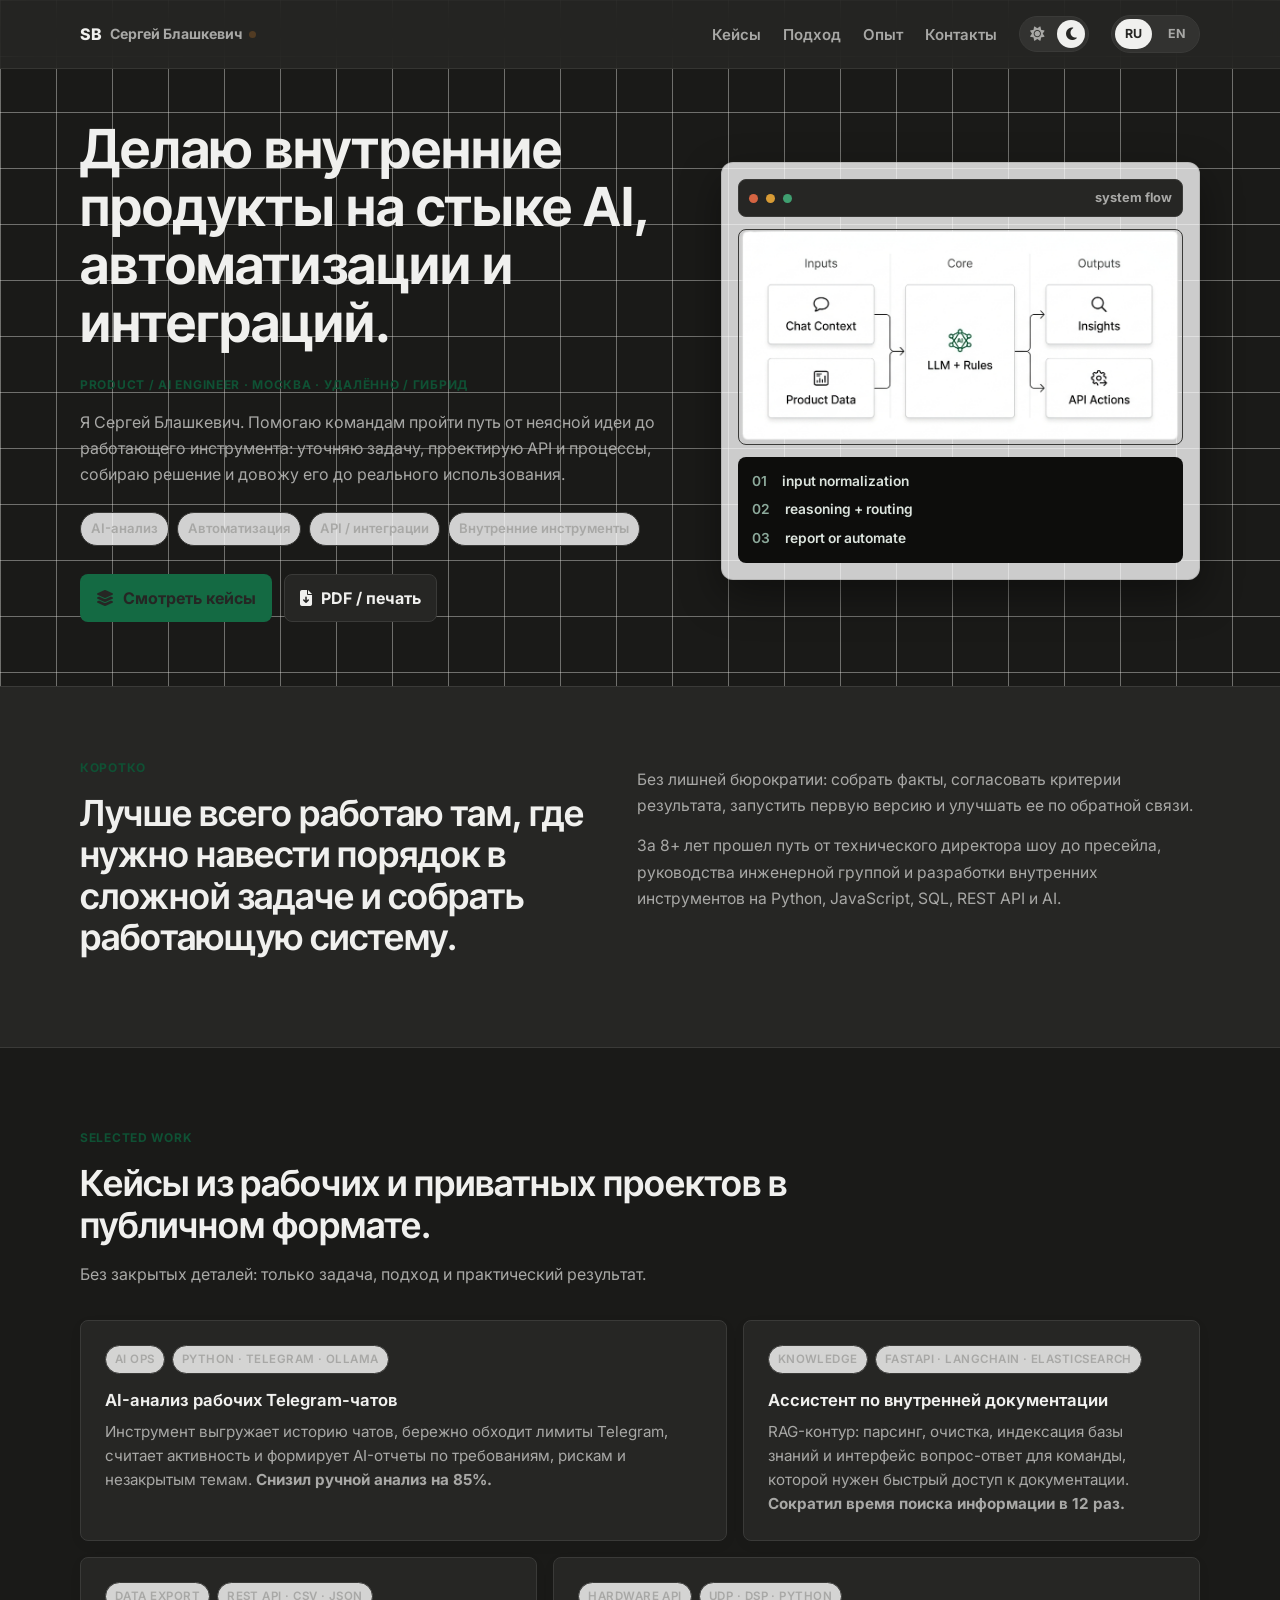
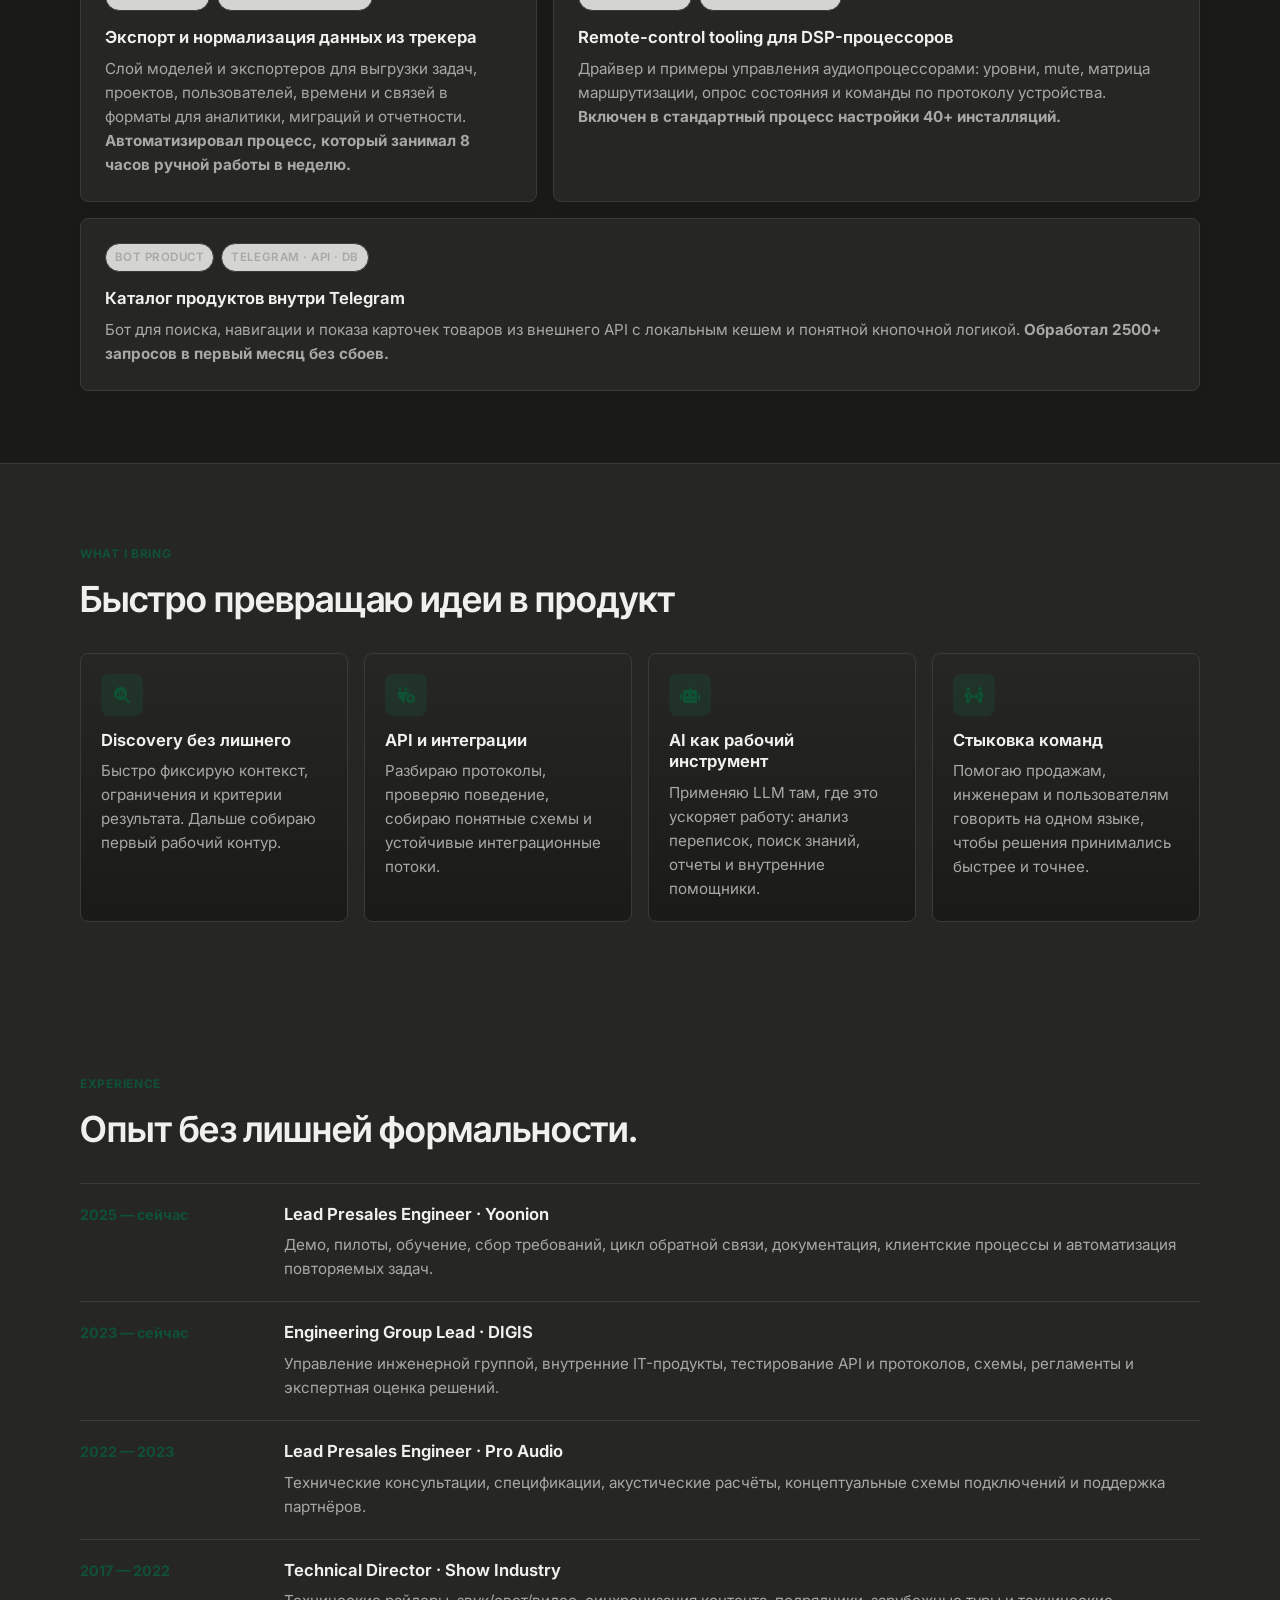
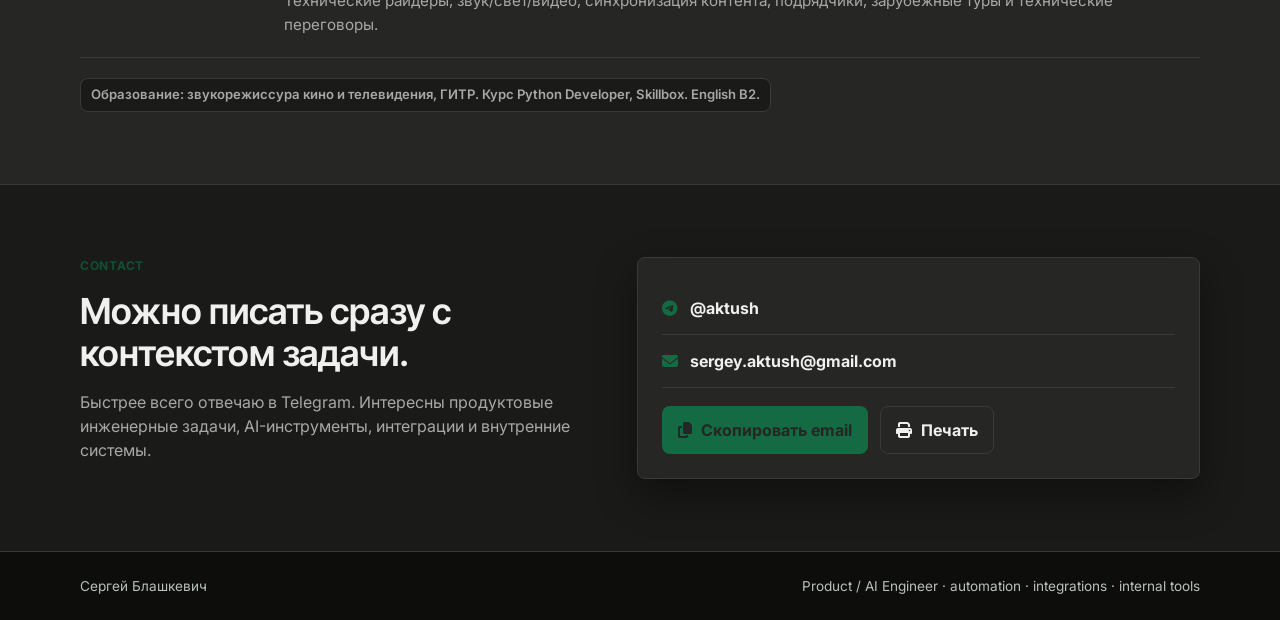
<file: index.html>
<!DOCTYPE html>
<html lang="ru">
<head>
    <meta charset="UTF-8">
    <meta name="viewport" content="width=device-width, initial-scale=1.0">
    <title>Сергей Блашкевич | Product / AI Engineer</title>
    <meta name="description" content="Product Engineer for AI, automation, integrations, and internal tools. Based in Moscow, available remote / hybrid.">
    <link rel="canonical" href="https://saktush.github.io/">

    <!-- Open Graph -->
    <meta property="og:type" content="profile">
    <meta property="og:url" content="https://saktush.github.io/">
    <meta property="og:title" content="Sergei Blashkevich | Product / AI Engineer">
    <meta property="og:description" content="Product Engineer for AI, automation, integrations, and internal tools. Based in Moscow, available remote / hybrid.">
    <meta property="og:image" content="https://saktush.github.io/og-image.png">
    <meta property="og:image:width" content="1200">
    <meta property="og:image:height" content="630">
    <meta property="og:locale" content="ru_RU">
    <meta property="og:locale:alternate" content="en_US">
    <meta property="og:site_name" content="Sergei Blashkevich">
    <meta property="profile:first_name" content="Sergei">
    <meta property="profile:last_name" content="Blashkevich">

    <!-- Twitter Card -->
    <meta name="twitter:card" content="summary_large_image">
    <meta name="twitter:title" content="Sergei Blashkevich | Product / AI Engineer">
    <meta name="twitter:description" content="Product Engineer for AI, automation, integrations, and internal tools.">
    <meta name="twitter:image" content="https://saktush.github.io/og-image.png">

    <!-- JSON-LD Person -->
    <script type="application/ld+json">
    {
      "@context": "https://schema.org",
      "@type": "Person",
      "name": "Sergei Blashkevich",
      "alternateName": "Сергей Блашкевич",
      "url": "https://saktush.github.io",
      "email": "sergey.aktush@gmail.com",
      "jobTitle": "Product / AI Engineer",
      "description": "Product Engineer for AI, automation, integrations, and internal tools.",
      "knowsLanguage": ["ru", "en"],
      "knowsAbout": ["AI", "Automation", "API integrations", "Internal tools", "Python", "LLM workflows"],
      "worksFor": [
        { "@type": "Organization", "name": "Yoonion" },
        { "@type": "Organization", "name": "DIGIS" }
      ],
      "sameAs": ["https://t.me/aktush"]
    }
    </script>

    <link rel="stylesheet" href="styles.css">
    <link rel="preconnect" href="https://fonts.googleapis.com">
    <link rel="preconnect" href="https://fonts.gstatic.com" crossorigin>
    <link href="https://fonts.googleapis.com/css2?family=Inter:wght@400;500;600;700;800&family=Inter+Tight:wght@600;700&display=swap" rel="stylesheet">
    <link rel="stylesheet" href="https://cdnjs.cloudflare.com/ajax/libs/font-awesome/6.4.0/css/all.min.css">
</head>
<body>
    <nav class="navbar">
        <div class="nav-container">
            <a href="#home" class="nav-logo" id="site-logo" aria-label="Home">
                <span class="logo-mark">SB</span>
                <span class="logo-name" data-i18n="nav.brand">Сергей Блашкевич</span>
                <span class="secret-dot" aria-hidden="true"></span>
            </a>
            <ul class="nav-menu">
                <li><a href="#work" class="nav-link" data-i18n="nav.work">Кейсы</a></li>
                <li><a href="#approach" class="nav-link" data-i18n="nav.approach">Подход</a></li>
                <li><a href="#experience" class="nav-link" data-i18n="nav.experience">Опыт</a></li>
                <li><a href="#contact" class="nav-link" data-i18n="nav.contact">Контакты</a></li>
                <li class="nav-theme">
                    <button class="theme-toggle" type="button" data-theme="light" aria-label="Light mode" title="Light mode"><i class="fas fa-sun"></i></button>
                    <button class="theme-toggle" type="button" data-theme="dark" aria-label="Dark mode" title="Dark mode"><i class="fas fa-moon"></i></button>
                </li>
                <li class="nav-lang">
                    <button class="lang-toggle" type="button" data-lang="ru" aria-label="Русский">RU</button>
                    <button class="lang-toggle" type="button" data-lang="en" aria-label="English">EN</button>
                </li>
            </ul>
            <button class="hamburger" type="button" aria-label="Menu" aria-expanded="false">
                <span class="bar"></span>
                <span class="bar"></span>
                <span class="bar"></span>
            </button>
        </div>
    </nav>

    <main>
        <section id="home" class="hero">
            <div class="hero-grid">
                <div class="hero-content">
                    <h1 data-i18n="hero.title">Делаю внутренние продукты на стыке AI, автоматизации и интеграций.</h1>
                    <p class="eyebrow" data-i18n="hero.eyebrow">Product / AI Engineer · Moscow · Remote / Hybrid</p>
                    <p class="hero-description" data-i18n="hero.summary">
                        Помогаю командам быстро пройти путь от неясной идеи до работающего инструмента: уточняю задачу, проектирую API и процессы, собираю решение и довожу его до реального использования.
                    </p>
                    <div class="hero-tags" aria-label="Core skills">
                        <span data-i18n="tag.ai">AI analysis</span>
                        <span data-i18n="tag.automation">Automation</span>
                        <span data-i18n="tag.integrations">API / Integrations</span>
                        <span data-i18n="tag.internal">Internal tools</span>
                    </div>
                    <div class="hero-actions">
                        <a href="#work" class="btn btn-primary"><i class="fas fa-layer-group"></i><span data-i18n="hero.cta_work">Смотреть кейсы</span></a>
                        <button type="button" class="btn btn-secondary" id="download-pdf"><i class="fas fa-file-arrow-down"></i><span data-i18n="hero.cta_pdf">PDF / печать</span></button>
                    </div>
                </div>

                <div class="system-visual" aria-label="Generated system visual">
                    <div class="visual-toolbar">
                        <span></span><span></span><span></span>
                        <strong>system flow</strong>
                    </div>
                    <div class="schema-frame">
                        <img src="private/schema.png?v=20260508-1" alt="System architecture schema" class="schema-image">
                    </div>
                    <div class="visual-console">
                        <p><span>01</span> input normalization</p>
                        <p><span>02</span> reasoning + routing</p>
                        <p><span>03</span> report or automate</p>
                    </div>
                </div>
            </div>
        </section>

        <section class="intro">
            <div class="container intro-grid">
                <div>
                    <p class="section-kicker" data-i18n="intro.kicker">Коротко</p>
                    <h2 data-i18n="intro.title">Лучше всего работаю там, где нужно навести порядок в сложной задаче и собрать работающую систему.</h2>
                </div>
                <div class="intro-copy">
                    <p data-i18n="intro.p1">Без лишней бюрократии: собрать факты, согласовать критерии результата, запустить первую версию и улучшать ее по обратной связи.</p>
                    <p data-i18n="intro.p2">За 8+ лет прошел путь от технического директора шоу до пресейла, руководства инженерной группой и разработки внутренних инструментов на Python, JavaScript, SQL, REST API и AI.</p>
                </div>
            </div>
        </section>

        <section id="work" class="work">
            <div class="container">
                <div class="section-head">
                    <p class="section-kicker" data-i18n="work.kicker">Selected Work</p>
                    <h2 data-i18n="work.title">Кейсы из рабочих и приватных проектов в публичном формате.</h2>
                    <p data-i18n="work.subtitle">Без закрытых деталей: только задача, подход и практический результат.</p>
                </div>

                <div class="case-grid bento-grid"><!-- rendered from data/cv.js --></div>
            </div>
        </section>

        <section id="approach" class="approach">
            <div class="container">
                <div class="section-head compact">
                    <p class="section-kicker" data-i18n="approach.kicker">What I Bring</p>
                    <h2 data-i18n="approach.title">Быстро превращаю идеи в продукт</h2>
                </div>
                <div class="capability-grid bento-grid"><!-- rendered from data/cv.js --></div>
            </div>
        </section>

        <section id="experience" class="experience">
            <div class="container">
                <div class="section-head compact">
                    <p class="section-kicker" data-i18n="exp.kicker">Experience</p>
                    <h2 data-i18n="exp.title">Опыт без лишней формальности.</h2>
                </div>
                <div class="experience-list"><!-- rendered from data/cv.js --></div>
                <p class="credibility"><!-- rendered from data/cv.js --></p>
            </div>
        </section>

        <section id="contact" class="contact">
            <div class="container contact-grid">
                <div>
                    <p class="section-kicker" data-i18n="contact.kicker">Contact</p>
                    <h2 data-i18n="contact.title">Можно писать сразу с контекстом задачи.</h2>
                    <p data-i18n="contact.subtitle">Быстрее всего отвечаю в Telegram. Интересны продуктовые инженерные задачи, AI-инструменты, интеграции и внутренние системы.</p>
                </div>
                <div class="contact-panel">
                    <a class="contact-line" href="https://t.me/aktush" target="_blank" rel="noopener noreferrer"><i class="fab fa-telegram"></i><span>@aktush</span></a>
                    <a class="contact-line" href="mailto:sergey.aktush@gmail.com"><i class="fas fa-envelope"></i><span>sergey.aktush@gmail.com</span></a>
                    <div class="contact-actions">
                        <button type="button" class="btn btn-primary" id="contact-copy"><i class="fas fa-copy"></i><span data-i18n="contact.copy">Скопировать email</span></button>
                        <button type="button" class="btn btn-secondary" id="contact-print"><i class="fas fa-print"></i><span data-i18n="contact.print">Печать</span></button>
                    </div>
                </div>
            </div>
        </section>
    </main>

    <footer class="footer">
        <div class="container footer-inner">
            <span data-i18n="footer.name">Сергей Блашкевич</span>
            <span data-i18n="footer.line">Product / AI Engineer · automation · integrations · internal tools</span>
        </div>
    </footer>

    <div class="modal" id="easter-egg-modal" aria-hidden="true" role="dialog" aria-modal="true" aria-labelledby="easter-egg-title">
        <div class="modal-backdrop" data-modal-close></div>
        <div class="modal-card" role="document">
            <button class="modal-close" type="button" aria-label="Close" data-modal-close><i class="fas fa-xmark"></i></button>
            <p class="section-kicker" data-i18n="easter.kicker">Hidden Note</p>
            <h3 id="easter-egg-title" data-i18n="easter.title">Техническая памятка</h3>
            <p class="modal-text" data-i18n="easter.desc">Нашёл маленький служебный люк. Там аккуратная инструкция по AmneziaVPN.</p>
            <a class="btn btn-primary modal-link" href="#" id="easter-link"><i class="fas fa-lock-open"></i><span data-i18n="easter.link">Открыть</span></a>
        </div>
    </div>

    <script src="data/i18n.js"></script>
    <script src="data/cv.js"></script>
    <script src="scripts/main.js"></script>
</body>
</html>
</file>
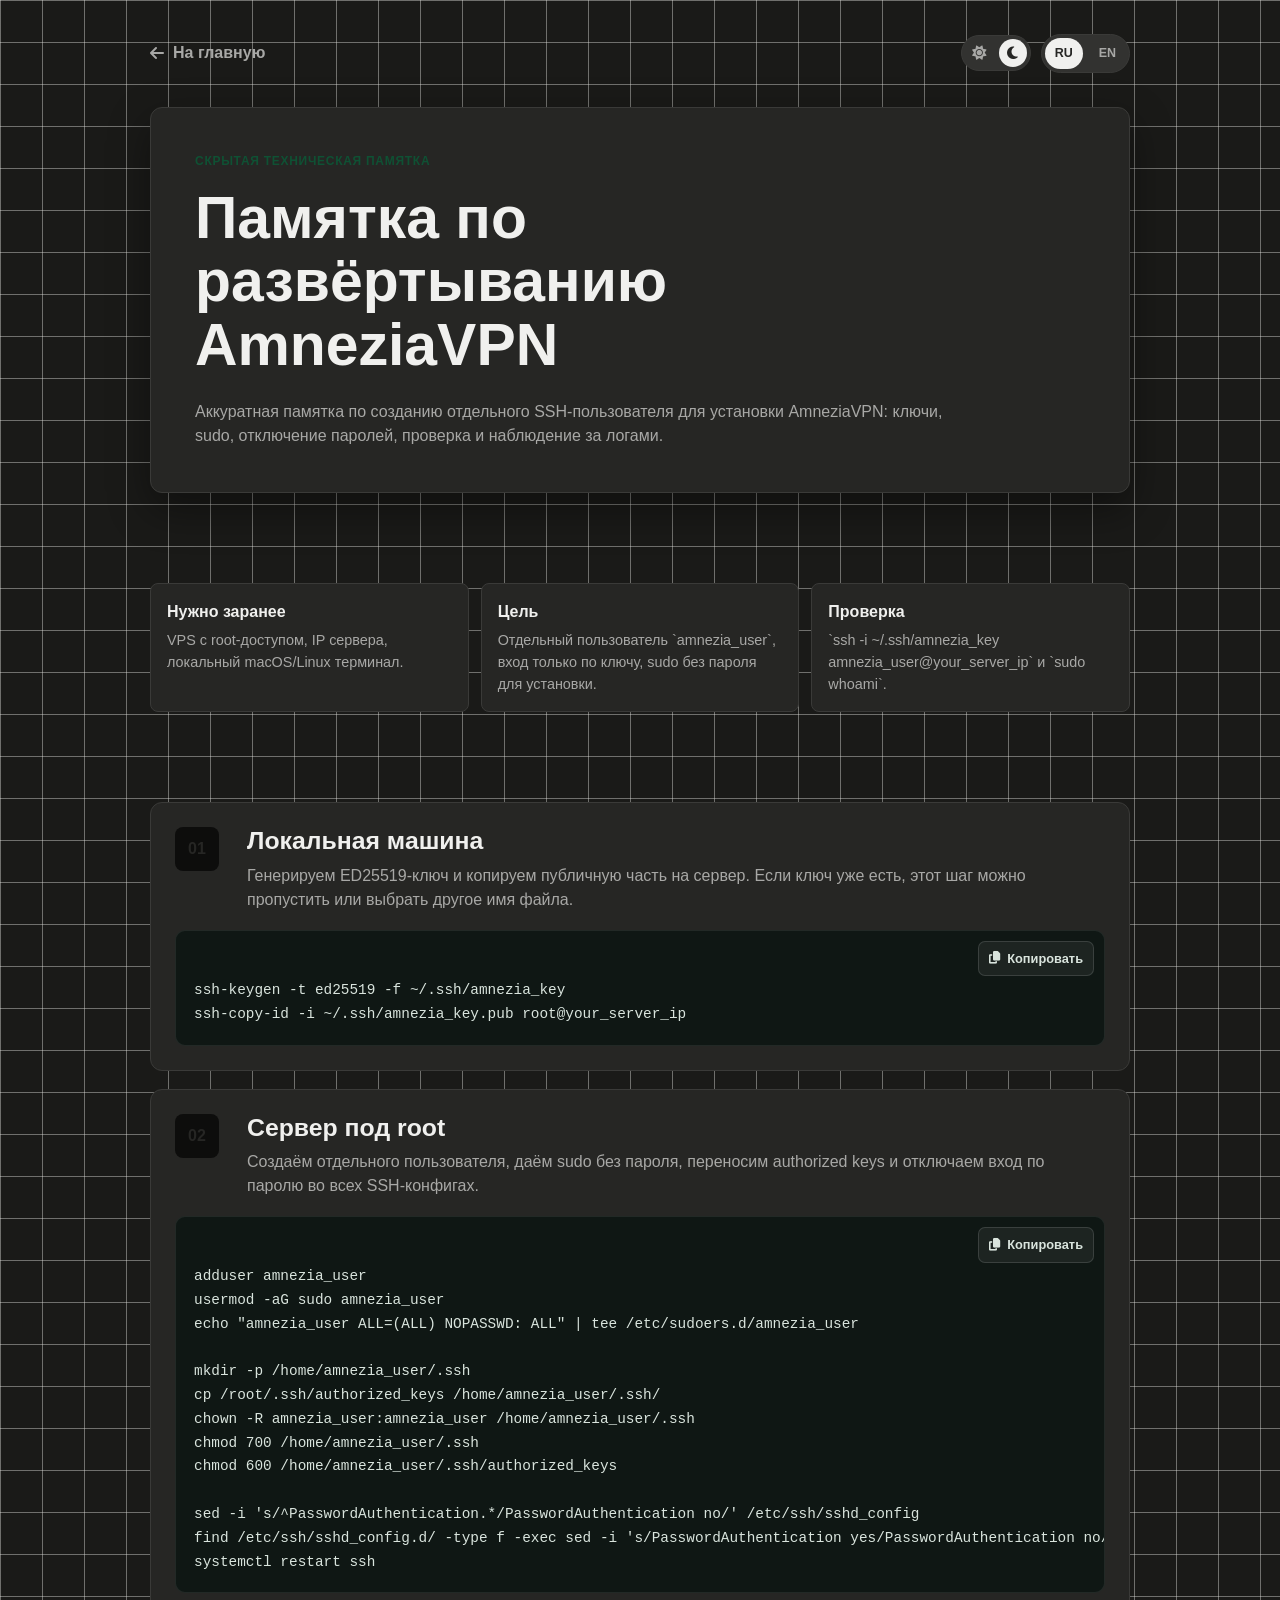
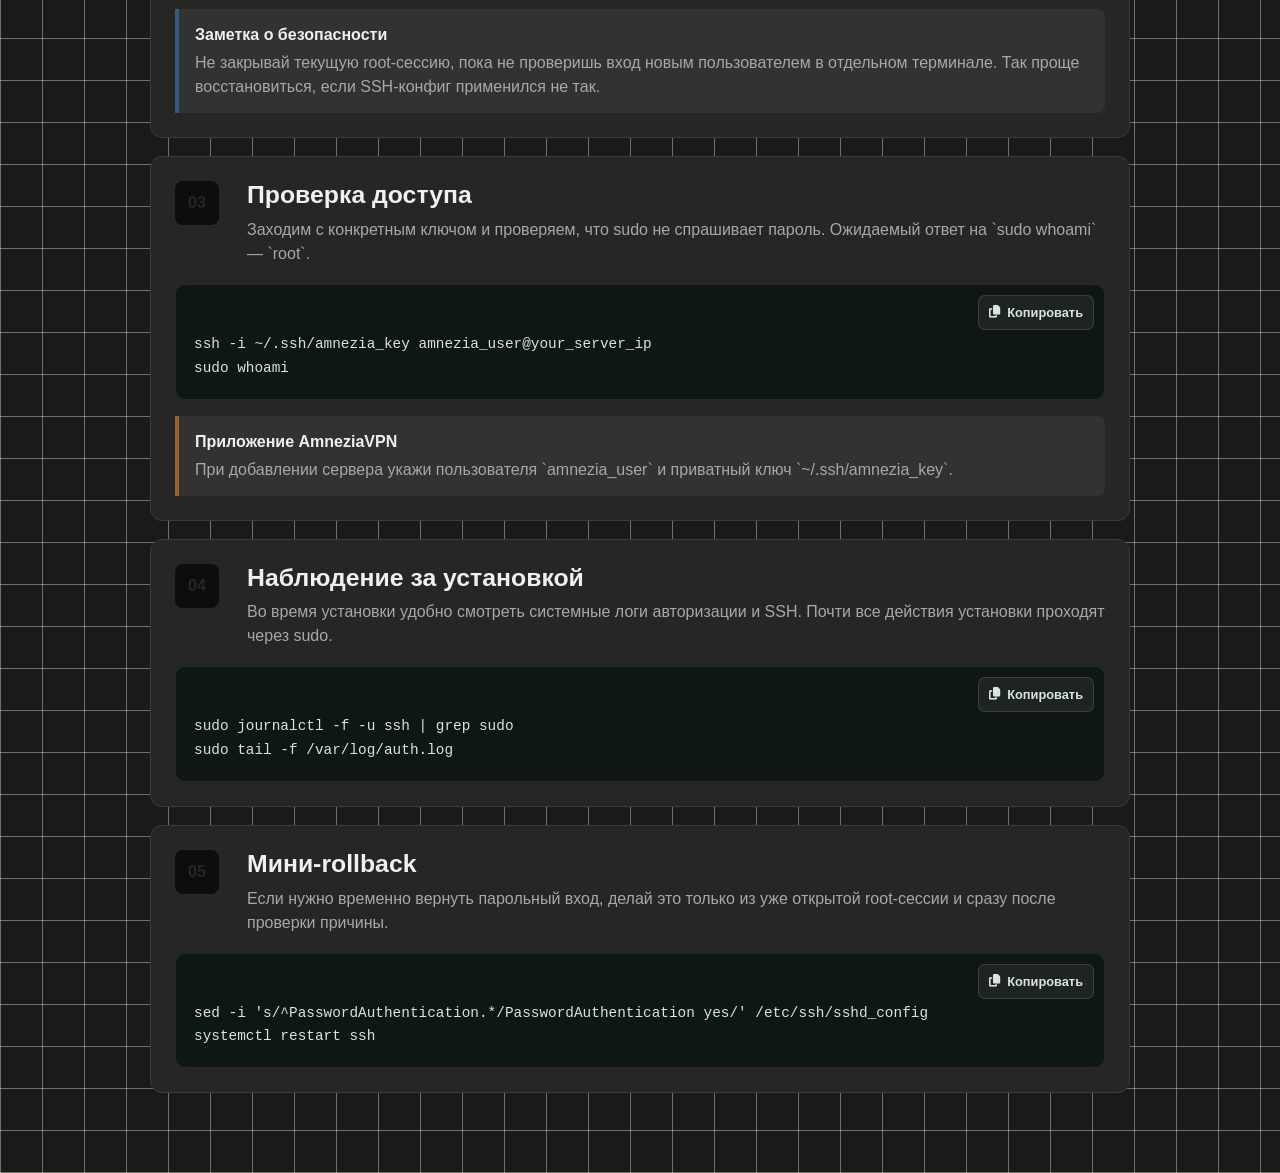
<file: manual-amneziavpn.html>
<!DOCTYPE html>
<html lang="ru">
<head>
    <meta charset="UTF-8">
    <meta name="viewport" content="width=device-width, initial-scale=1.0">
    <meta name="robots" content="noindex, nofollow">
    <title>AmneziaVPN Deployment Note | Sergey Aktush</title>
    <link rel="stylesheet" href="styles.css">
    <link rel="stylesheet" href="https://cdnjs.cloudflare.com/ajax/libs/font-awesome/6.4.0/css/all.min.css">
</head>
<body class="manual-page">
    <main class="manual-shell">
        <div class="manual-nav">
            <a href="index.html" class="back-link"><i class="fas fa-arrow-left"></i><span data-manual="back">Back to main page</span></a>
            <div class="manual-controls">
                <div class="nav-theme">
                    <button class="theme-toggle" type="button" data-theme="light" aria-label="Light mode" title="Light mode"><i class="fas fa-sun"></i></button>
                    <button class="theme-toggle" type="button" data-theme="dark" aria-label="Dark mode" title="Dark mode"><i class="fas fa-moon"></i></button>
                </div>
                <div class="nav-lang">
                    <button class="lang-toggle" type="button" data-lang="ru" aria-label="Русский">RU</button>
                    <button class="lang-toggle" type="button" data-lang="en" aria-label="English">EN</button>
                </div>
            </div>
        </div>

        <header class="manual-hero">
            <p class="section-kicker" data-manual="kicker">Hidden Technical Note</p>
            <h1 data-manual="title">AmneziaVPN Deployment Manual</h1>
            <p data-manual="intro">Аккуратная памятка по созданию отдельного SSH-пользователя для установки AmneziaVPN.</p>
        </header>

        <section class="manual-checklist bento-grid" aria-label="Prerequisites"><!-- rendered from data/manual.js --></section>

        <div class="manual-steps"><!-- rendered from data/manual.js --></div>
    </main>

    <script src="data/manual.js"></script>
    <script src="scripts/manual.js"></script>
</body>
</html>
</file>
<file: styles.css>
:root {
    --ink: #171717;
    --muted: #5b5b5b;
    --soft: #f7f7f5;
    --paper: #ffffff;
    --line: #e6e6e2;
    --field: #f1f1ee;
    --dark: #111816;
    --green: #146a43;
    --green-dark: #0f5134;
    --blue: #315d80;
    --amber: #9a6224;
    --shadow: 0 16px 42px rgba(17, 17, 17, 0.08);
    --radius: 8px;
    --font: "Inter", -apple-system, BlinkMacSystemFont, "Segoe UI", Roboto, Helvetica, Arial, sans-serif;
    --display: "Inter Tight", "Inter", -apple-system, BlinkMacSystemFont, "Segoe UI", Roboto, Helvetica, Arial, sans-serif;
}

:root[data-theme="dark"] {
    --ink: #f0f0ee;
    --muted: #a8a8a6;
    --soft: #1a1a18;
    --paper: #262624;
    --line: #3a3a38;
    --field: #323230;
    --dark: #0d0d0c;
    --shadow: 0 16px 42px rgba(0, 0, 0, 0.4);
}

*,
*::before,
*::after {
    box-sizing: border-box;
}

html {
    scroll-behavior: smooth;
}

body {
    margin: 0;
    font-family: var(--font);
    color: var(--ink);
    background: var(--paper);
    line-height: 1.5;
}

a {
    color: inherit;
    text-decoration: none;
}

button,
input,
textarea {
    font: inherit;
}

.container,
.hero-grid {
    width: min(1120px, calc(100% - 40px));
    margin: 0 auto;
}

.navbar {
    position: fixed;
    inset: 0 0 auto;
    z-index: 1000;
    background: rgba(255, 255, 255, 0.88);
    border-bottom: 1px solid rgba(230, 230, 226, 0.8);
    backdrop-filter: blur(16px);
    transition: background 0.2s ease, border-color 0.2s ease, box-shadow 0.2s ease;
}

:root[data-theme="dark"] .navbar {
    background: rgba(38, 38, 36, 0.88);
    border-bottom-color: rgba(58, 58, 56, 0.8);
}

.navbar.scrolled {
    box-shadow: 0 10px 28px rgba(17, 17, 17, 0.08);
}

:root[data-theme="dark"] .navbar.scrolled {
    box-shadow: 0 10px 28px rgba(0, 0, 0, 0.3);
}

.nav-container {
    width: min(1120px, calc(100% - 40px));
    height: 68px;
    margin: 0 auto;
    display: flex;
    align-items: center;
    justify-content: space-between;
    gap: 24px;
}

.nav-logo {
    position: relative;
    display: inline-flex;
    align-items: center;
    gap: 7px;
    color: var(--ink);
    font-weight: 700;
    letter-spacing: 0;
}

.logo-mark {
    font-weight: 800;
    letter-spacing: 0.02em;
}

.logo-name {
    font-size: 0.88rem;
    color: var(--muted);
    white-space: nowrap;
}

.secret-dot {
    width: 7px;
    height: 7px;
    border-radius: 50%;
    background: var(--amber);
    opacity: 0.38;
    box-shadow: 0 0 0 0 rgba(154, 98, 36, 0.35);
    animation: clue 5s ease-in-out infinite;
}

@keyframes clue {
    0%, 85%, 100% { box-shadow: 0 0 0 0 rgba(154, 98, 36, 0); }
    90% { box-shadow: 0 0 0 8px rgba(154, 98, 36, 0.12); }
}

.nav-menu {
    display: flex;
    align-items: center;
    gap: 22px;
    list-style: none;
    padding: 0;
    margin: 0;
}

.nav-link {
    color: var(--muted);
    font-size: 0.94rem;
    font-weight: 600;
}

.nav-link:hover,
.nav-link:focus {
    color: var(--ink);
}

.nav-lang,
.nav-theme {
    display: inline-flex;
    gap: 6px;
    padding: 3px;
    background: var(--field);
    border: 1px solid var(--line);
    border-radius: 999px;
}

.lang-toggle,
.theme-toggle {
    border: 0;
    border-radius: 999px;
    color: var(--muted);
    background: transparent;
    cursor: pointer;
    font-weight: 700;
    font-size: 0.78rem;
    transition: color 0.2s ease, background 0.2s ease;
}

.lang-toggle {
    padding: 6px 10px;
}

.theme-toggle {
    display: flex;
    align-items: center;
    justify-content: center;
    width: 28px;
    height: 28px;
    padding: 0;
    font-size: 0.9rem;
}

.lang-toggle.active,
.theme-toggle.active {
    color: var(--paper);
    background: var(--ink);
}

.hamburger {
    display: none;
    width: 42px;
    height: 42px;
    border: 1px solid var(--line);
    border-radius: var(--radius);
    background: var(--paper);
    cursor: pointer;
}

.bar {
    display: block;
    width: 18px;
    height: 2px;
    margin: 4px auto;
    background: var(--ink);
    transition: transform 0.2s ease, opacity 0.2s ease;
}

.hero {
    padding: 120px 0 64px;
    background:
        linear-gradient(90deg, rgba(230, 230, 226, 0.42) 1px, transparent 1px),
        linear-gradient(rgba(230, 230, 226, 0.42) 1px, transparent 1px),
        var(--soft);
    background-size: 56px 56px;
    border-bottom: 1px solid var(--line);
}

.hero-grid {
    display: grid;
    grid-template-columns: minmax(0, 1.1fr) minmax(360px, 0.9fr);
    align-items: center;
    gap: 56px;
}

.eyebrow,
.section-kicker {
    margin: 0 0 16px;
    color: var(--green-dark);
    font-size: 0.75rem;
    font-weight: 700;
    letter-spacing: 0.06em;
    text-transform: uppercase;
}

h1,
h2,
h3,
p {
    margin-top: 0;
}

h1 {
    font-family: var(--display);
    max-width: 760px;
    margin-bottom: 24px;
    font-size: clamp(2.1rem, 4.2vw, 3.5rem);
    line-height: 1.08;
    letter-spacing: 0;
    font-weight: 650;
}

h2 {
    font-family: var(--display);
    margin-bottom: 16px;
    font-size: clamp(1.55rem, 2.8vw, 2.3rem);
    line-height: 1.16;
    letter-spacing: 0;
    font-weight: 620;
}

h3 {
    margin-bottom: 8px;
    font-size: 1.04rem;
    line-height: 1.3;
    font-weight: 650;
}

p {
    color: var(--muted);
    margin-bottom: 0;
}

.hero-description {
    max-width: 620px;
    margin-bottom: 24px;
    font-size: 1rem;
    line-height: 1.62;
}

.hero-tags {
    display: flex;
    flex-wrap: wrap;
    gap: 8px;
    margin-bottom: 28px;
}

.hero-tags span,
.case-meta span {
    border: 1px solid var(--line);
    background: rgba(255, 255, 255, 0.8);
    color: var(--muted);
    border-radius: 999px;
    padding: 6px 10px;
    font-size: 0.82rem;
    font-weight: 600;
}

.hero-actions,
.contact-actions {
    display: flex;
    flex-wrap: wrap;
    gap: 12px;
}

.btn {
    display: inline-flex;
    align-items: center;
    justify-content: center;
    gap: 9px;
    min-height: 44px;
    padding: 11px 15px;
    border-radius: var(--radius);
    border: 1px solid transparent;
    cursor: pointer;
    font-weight: 700;
    transition: transform 0.16s ease, background 0.16s ease, border-color 0.16s ease;
}

.btn:hover,
.btn:focus {
    transform: translateY(-1px);
}

.btn-primary {
    color: var(--paper);
    background: var(--green);
}

.btn-primary:hover {
    background: var(--green-dark);
}

.btn-secondary {
    color: var(--ink);
    background: var(--paper);
    border-color: var(--line);
}

.system-visual {
    position: relative;
    display: flex;
    flex-direction: column;
    gap: 12px;
    min-height: 0;
    padding: 16px;
    border: 1px solid rgba(23, 23, 23, 0.12);
    border-radius: 12px;
    background: rgba(255, 255, 255, 0.78);
    box-shadow: var(--shadow);
    overflow: hidden;
}

.visual-toolbar {
    display: flex;
    align-items: center;
    gap: 8px;
    height: 38px;
    padding: 0 10px;
    border: 1px solid var(--line);
    border-radius: var(--radius);
    background: var(--paper);
}

.visual-toolbar span {
    width: 9px;
    height: 9px;
    border-radius: 50%;
    background: var(--line);
}

.visual-toolbar span:nth-child(1) { background: #d56442; }
.visual-toolbar span:nth-child(2) { background: #d89b35; }
.visual-toolbar span:nth-child(3) { background: #3f9f70; }
.visual-toolbar strong {
    margin-left: auto;
    color: var(--muted);
    font-size: 0.8rem;
}

.schema-frame {
    position: relative;
    width: 100%;
    border: 1px solid var(--line);
    border-radius: 8px;
    background: transparent;
    overflow: hidden;
}

.schema-image {
    display: block;
    width: 100%;
    height: auto;
}

.visual-console {
    display: grid;
    gap: 8px;
    padding: 14px;
    border-radius: 8px;
    background: var(--dark);
}

.visual-console p {
    margin: 0;
    color: #dce4de;
    font-size: 0.86rem;
    font-weight: 600;
}

.visual-console span {
    color: #8ca99b;
    margin-right: 12px;
}

section {
    padding: 72px 0;
}

.intro {
    background: var(--paper);
}

.intro-grid,
.contact-grid {
    display: grid;
    grid-template-columns: 0.95fr 1.05fr;
    gap: 48px;
    align-items: start;
}

.intro-copy {
    padding-top: 8px;
}

.intro-copy p {
    font-size: 0.98rem;
    line-height: 1.68;
    max-width: 620px;
}

.intro-copy p + p {
    margin-top: 14px;
}

.work,
.contact {
    background: var(--soft);
    border-block: 1px solid var(--line);
}

.section-head {
    max-width: 820px;
    margin-bottom: 32px;
}

.section-head p {
    max-width: 680px;
    margin-top: 8px;
    line-height: 1.6;
}

.section-head.compact {
    max-width: 760px;
}

.bento-grid {
    display: grid;
    grid-template-columns: repeat(12, 1fr);
    gap: 16px;
    grid-auto-flow: dense;
}

.tile.span-3 { grid-column: span 3; }
.tile.span-4 { grid-column: span 4; }
.tile.span-5 { grid-column: span 5; }
.tile.span-7 { grid-column: span 7; }
.tile.span-8 { grid-column: span 8; }
.tile.span-12 { grid-column: span 12; }

@keyframes fadeInUp {
    from {
        opacity: 0;
        transform: translateY(20px);
    }
    to {
        opacity: 1;
        transform: translateY(0);
    }
}

.case-card {
    min-height: 216px;
    padding: 24px;
    border: 1px solid var(--line);
    border-radius: var(--radius);
    background: var(--paper);
    box-shadow: 0 4px 14px rgba(17, 17, 17, 0.04);
    transition: transform 0.2s ease, box-shadow 0.2s ease, border-color 0.2s ease;
    animation: fadeInUp 0.5s ease forwards;
    opacity: 0;
}

.case-card:nth-child(1) { animation-delay: 0s; }
.case-card:nth-child(2) { animation-delay: 0.1s; }
.case-card:nth-child(3) { animation-delay: 0.2s; }
.case-card:nth-child(4) { animation-delay: 0.3s; }
.case-card:nth-child(5) { animation-delay: 0.4s; }

@media (prefers-reduced-motion: reduce) {
    .case-card {
        animation: none;
        opacity: 1;
    }
}

.case-card:hover {
    transform: translateY(-4px);
    box-shadow: 0 12px 28px rgba(17, 17, 17, 0.12);
    border-color: var(--green);
}

.case-card.span-12 {
    min-height: 152px;
}

.case-meta {
    display: flex;
    flex-wrap: wrap;
    gap: 7px;
    margin-bottom: 16px;
}

.case-meta span {
    padding: 5px 9px;
    font-size: 0.72rem;
    letter-spacing: 0.04em;
    text-transform: uppercase;
}

.case-card p,
.capability p,
.experience-row p {
    margin-bottom: 0;
    line-height: 1.58;
    font-size: 0.95rem;
}

.approach {
    background: var(--paper);
}

.capability-grid {
    gap: 16px;
}

.capability {
    padding: 20px;
    border: 1px solid var(--line);
    border-radius: var(--radius);
    background: linear-gradient(180deg, var(--paper), var(--soft));
    transition: transform 0.2s ease, box-shadow 0.2s ease;
}

.capability:hover {
    transform: translateY(-2px);
    box-shadow: 0 8px 20px rgba(17, 17, 17, 0.08);
}

.capability i {
    display: grid;
    place-items: center;
    width: 42px;
    height: 42px;
    margin-bottom: 14px;
    border-radius: var(--radius);
    background: #e5efe7;
    color: var(--green-dark);
    transition: transform 0.2s ease;
}

:root[data-theme="dark"] .capability i {
    background: rgba(20, 106, 67, 0.2);
}

.capability:hover i {
    transform: scale(1.08);
}

.experience {
    background: var(--paper);
}

.experience-list {
    display: grid;
    border-top: 1px solid var(--line);
}

.experience-row {
    display: grid;
    grid-template-columns: 180px 1fr;
    gap: 24px;
    padding: 20px 0;
    border-bottom: 1px solid var(--line);
    transition: background 0.2s ease;
}

.experience-row > span {
    color: var(--green-dark);
    font-weight: 700;
    font-size: 0.9rem;
}

.experience-row:hover > span {
    color: var(--green);
}

.credibility {
    display: inline-flex;
    margin-top: 20px;
    padding: 6px 10px;
    border: 1px solid var(--line);
    border-radius: var(--radius);
    background: var(--soft);
    color: var(--muted);
    font-size: 0.82rem;
    font-weight: 600;
}

.contact-panel {
    padding: 24px;
    border: 1px solid var(--line);
    border-radius: var(--radius);
    background: var(--paper);
    box-shadow: var(--shadow);
}

.contact-line {
    display: flex;
    align-items: center;
    gap: 12px;
    padding: 14px 0;
    border-bottom: 1px solid var(--line);
    color: var(--ink);
    font-weight: 700;
}

.contact-line i {
    color: var(--green);
}

@keyframes slideUp {
    from {
        opacity: 0;
        transform: translateY(10px);
    }
    to {
        opacity: 1;
        transform: translateY(0);
    }
}

@keyframes slideDown {
    from {
        opacity: 1;
        transform: translateY(0);
    }
    to {
        opacity: 0;
        transform: translateY(10px);
    }
}

.contact-actions {
    margin-top: 18px;
}

.btn.copied {
    animation: slideUp 0.2s ease;
}

.footer {
    padding: 24px 0;
    color: #b8c1ba;
    background: var(--dark);
}

.footer-inner {
    display: flex;
    justify-content: space-between;
    gap: 20px;
    font-size: 0.85rem;
}

.modal {
    position: fixed;
    inset: 0;
    z-index: 2000;
    display: grid;
    place-items: center;
    padding: 20px;
    opacity: 0;
    pointer-events: none;
    transition: opacity 0.2s ease;
}

.modal.open {
    opacity: 1;
    pointer-events: auto;
}

.modal-backdrop {
    position: absolute;
    inset: 0;
    background: rgba(17, 24, 22, 0.62);
    backdrop-filter: blur(6px);
}

.modal-card {
    position: relative;
    width: min(520px, 100%);
    padding: 26px;
    border: 1px solid var(--line);
    border-radius: 12px;
    background: var(--paper);
    box-shadow: var(--shadow);
}

.modal-close {
    position: absolute;
    top: 12px;
    right: 12px;
    width: 38px;
    height: 38px;
    border: 1px solid var(--line);
    border-radius: var(--radius);
    background: var(--soft);
    cursor: pointer;
}

.modal-link {
    width: 100%;
    margin-top: 10px;
}

.manual-page {
    background:
        linear-gradient(90deg, rgba(230, 230, 226, 0.42) 1px, transparent 1px),
        linear-gradient(rgba(230, 230, 226, 0.42) 1px, transparent 1px),
        var(--soft);
    background-size: 42px 42px;
}

.manual-shell {
    width: min(980px, calc(100% - 36px));
    margin: 0 auto;
    padding: 34px 0 80px;
}

.manual-nav {
    display: flex;
    align-items: center;
    justify-content: space-between;
    gap: 16px;
    margin-bottom: 34px;
}

.manual-controls {
    display: inline-flex;
    align-items: center;
    gap: 10px;
}

.back-link {
    display: inline-flex;
    align-items: center;
    gap: 9px;
    margin-bottom: 34px;
    color: var(--muted);
    font-weight: 800;
}

.manual-nav .back-link {
    margin-bottom: 0;
}

.manual-hero {
    padding: 44px;
    border: 1px solid var(--line);
    border-radius: 12px;
    background: var(--paper);
    box-shadow: var(--shadow);
}

.manual-hero h1 {
    max-width: 780px;
    font-size: clamp(2.2rem, 4.6vw, 4rem);
}

.manual-hero p:last-child {
    max-width: 760px;
    margin-bottom: 0;
    font-size: 1rem;
}

.manual-checklist {
    gap: 12px;
    margin: 18px 0;
}

.manual-checklist div {
    padding: 16px;
    border: 1px solid var(--line);
    border-radius: var(--radius);
    background: var(--paper);
}

.manual-checklist strong,
.manual-checklist span {
    display: block;
}

.manual-checklist strong {
    margin-bottom: 6px;
}

.manual-checklist span {
    color: var(--muted);
    font-size: 0.9rem;
}

.manual-section {
    margin-top: 18px;
    padding: 24px;
    border: 1px solid var(--line);
    border-radius: 12px;
    background: var(--paper);
}

.manual-step {
    display: grid;
    grid-template-columns: 56px 1fr;
    gap: 16px;
    align-items: start;
}

.manual-step > span {
    display: grid;
    place-items: center;
    width: 44px;
    height: 44px;
    border-radius: var(--radius);
    color: var(--paper);
    background: var(--dark);
    font-weight: 800;
}

.manual-step h2 {
    margin-bottom: 8px;
    font-size: 1.55rem;
}

.terminal-block {
    position: relative;
    margin-top: 18px;
    overflow: hidden;
    border: 1px solid rgba(255, 255, 255, 0.08);
    border-radius: 10px;
    background: #0f1714;
}

.terminal-block pre {
    margin: 0;
    padding: 48px 18px 18px;
    overflow-x: auto;
}

.terminal-block code {
    color: #d9e4dd;
    font-family: "SFMono-Regular", Consolas, "Liberation Mono", monospace;
    font-size: 0.9rem;
    line-height: 1.65;
    white-space: pre;
}

.copy-code {
    position: absolute;
    top: 10px;
    right: 10px;
    display: inline-flex;
    align-items: center;
    gap: 7px;
    padding: 7px 10px;
    border: 1px solid rgba(255, 255, 255, 0.13);
    border-radius: 7px;
    color: #d9e4dd;
    background: rgba(255, 255, 255, 0.06);
    cursor: pointer;
    font-size: 0.8rem;
    font-weight: 800;
}

.manual-note {
    margin-top: 16px;
    padding: 14px 16px;
    border-left: 4px solid var(--blue);
    border-radius: 0 var(--radius) var(--radius) 0;
    background: var(--field);
    color: var(--ink);
}

.manual-note.accent {
    border-left-color: var(--amber);
}

.manual-note p {
    margin: 4px 0 0;
}

@media (max-width: 920px) {
    .hero-grid,
    .intro-grid,
    .contact-grid {
        grid-template-columns: 1fr;
    }

    .system-visual {
        min-height: 0;
    }

    .manual-checklist {
        grid-template-columns: 1fr 1fr;
    }

    .bento-grid {
        grid-template-columns: 1fr 1fr;
    }

    .bento-grid .tile {
        grid-column: auto;
    }

    .bento-grid .tile.span-12 {
        grid-column: 1 / -1;
    }
}

@media (max-width: 720px) {
    .container,
    .hero-grid,
    .nav-container,
    .manual-shell {
        width: min(100% - 28px, 1120px);
    }

    .hamburger {
        display: block;
    }

    .hamburger.active .bar:nth-child(1) {
        transform: translateY(6px) rotate(45deg);
    }

    .hamburger.active .bar:nth-child(2) {
        opacity: 0;
    }

    .hamburger.active .bar:nth-child(3) {
        transform: translateY(-6px) rotate(-45deg);
    }

    .nav-menu {
        position: fixed;
        top: 68px;
        left: 14px;
        right: 14px;
        display: grid;
        gap: 0;
        padding: 12px;
        border: 1px solid var(--line);
        border-radius: 12px;
        background: var(--paper);
        box-shadow: var(--shadow);
        transform: translateY(-14px);
        opacity: 0;
        pointer-events: none;
        transition: opacity 0.2s ease, transform 0.2s ease;
    }

    .logo-name {
        font-size: 0.82rem;
    }

    .nav-menu.active {
        transform: translateY(0);
        opacity: 1;
        pointer-events: auto;
    }

    .nav-menu li {
        padding: 10px;
    }

    .nav-lang {
        width: fit-content;
    }

    .hero {
        padding-top: 100px;
    }

    .hero-actions .btn,
    .contact-actions .btn {
        width: 100%;
    }

    .manual-checklist {
        grid-template-columns: 1fr;
    }

    .bento-grid {
        grid-template-columns: 1fr;
    }

    .bento-grid .tile,
    .bento-grid .tile.span-12 {
        grid-column: auto;
    }

    .case-card,
    .case-card.span-12 {
        min-height: auto;
    }

    .experience-row,
    .manual-step {
        grid-template-columns: 1fr;
        gap: 8px;
    }

    .manual-hero,
    .manual-section {
        padding: 20px;
    }

    .footer-inner {
        display: grid;
    }
}

@media (max-width: 480px) {
    h1 {
        font-size: 2.05rem;
    }

    .system-visual {
        padding: 10px;
    }
}

@media (prefers-reduced-motion: reduce) {
    *,
    *::before,
    *::after {
        animation: none !important;
        scroll-behavior: auto !important;
        transition: none !important;
    }
}

@media print {
    @page {
        margin: 12mm;
    }

    .navbar,
    .system-visual,
    .hero-actions,
    .contact-actions,
    .footer,
    .modal,
    .back-link,
    .copy-code {
        display: none !important;
    }

    body,
    .hero,
    .work,
    .contact,
    .manual-page {
        color: #111;
        background: white !important;
    }

    .hero,
    section,
    .manual-shell {
        padding: 16px 0 !important;
    }

    .container,
    .hero-grid,
    .manual-shell {
        width: 100%;
    }

    h1 {
        font-size: 32px;
        line-height: 1.1;
    }

    h2 {
        font-size: 22px;
    }

    .bento-grid {
        grid-template-columns: 1fr;
    }

    .bento-grid .tile,
    .bento-grid .tile.span-12 {
        grid-column: auto;
    }

    .case-card,
    .capability,
    .experience-row,
    .manual-section {
        break-inside: avoid;
        box-shadow: none !important;
    }
}
</file>
